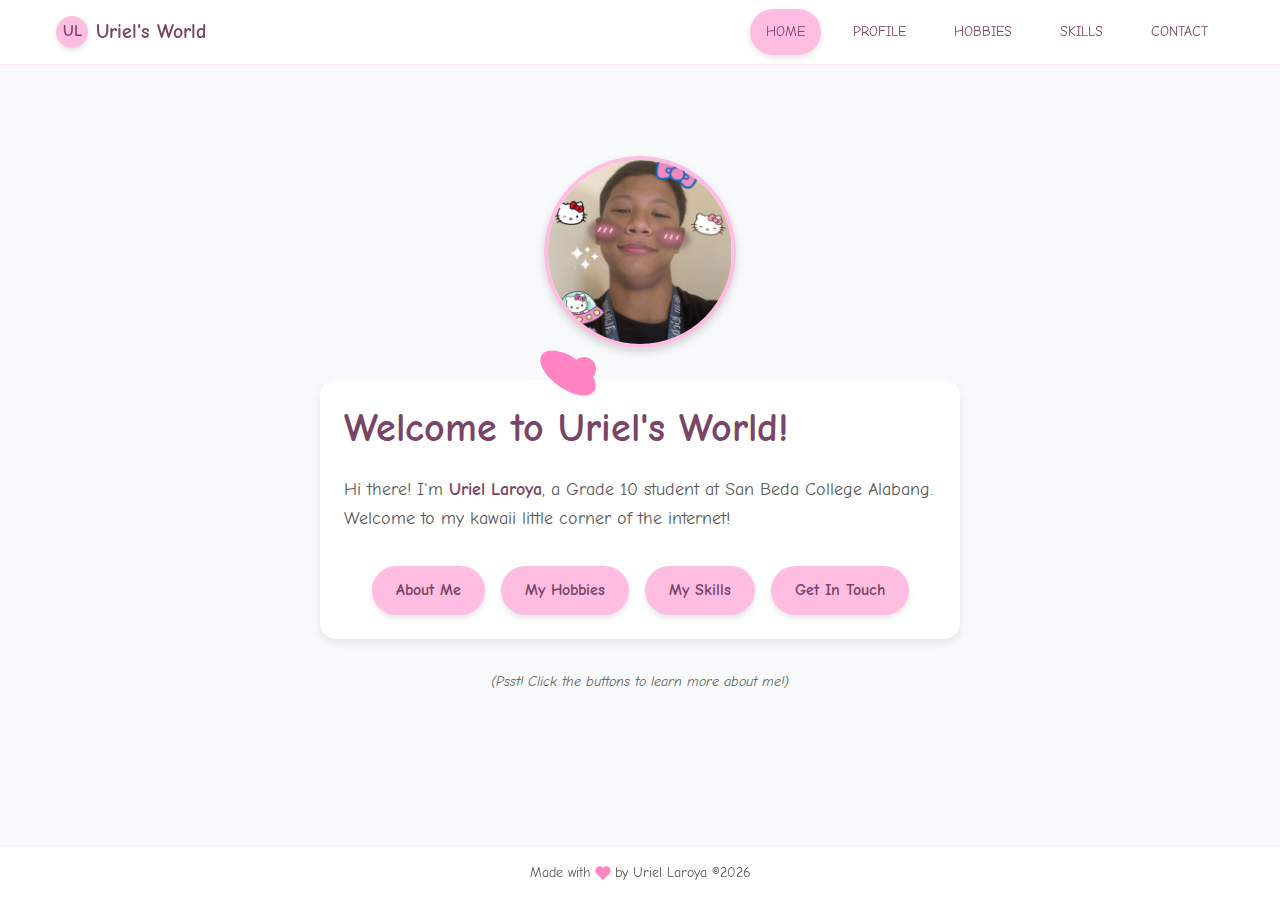
<file: index.html>
<!DOCTYPE html>
<html lang="en">
<head>
  <meta charset="UTF-8">
  <meta name="viewport" content="width=device-width, initial-scale=1.0">
  <title>Uriel's World</title>
  <link rel="stylesheet" href="styles.css">
  <link href="https://fonts.googleapis.com/css2?family=Comic+Neue:wght@400;700&display=swap" rel="stylesheet">
</head>
<body>
  <nav class="navbar">
    <div class="container">
      <div class="navbar-content">
        <a href="index.html" class="logo">
          <div class="logo-circle">
            <span>UL</span>
          </div>
          <span class="logo-text">Uriel's World</span>
        </a>
        
        <div class="menu-button">
          <button id="menuToggle">
            <svg xmlns="http://www.w3.org/2000/svg" width="24" height="24" viewBox="0 0 24 24" fill="none" stroke="currentColor" stroke-width="2" stroke-linecap="round" stroke-linejoin="round"><line x1="4" x2="20" y1="12" y2="12"/><line x1="4" x2="20" y1="6" y2="6"/><line x1="4" x2="20" y1="18" y2="18"/></svg>
          </button>
        </div>
        
        <div class="desktop-menu">
          <a href="index.html" class="nav-link active">HOME</a>
          <a href="profile.html" class="nav-link">PROFILE</a>
          <a href="hobbies.html" class="nav-link">HOBBIES</a>
          <a href="skills.html" class="nav-link">SKILLS</a>
          <a href="contact.html" class="nav-link">CONTACT</a>
        </div>
      </div>
    </div>
    
    <div id="mobileMenu" class="mobile-menu">
      <div class="mobile-menu-content">
        <a href="index.html" class="mobile-nav-link active">HOME</a>
        <a href="profile.html" class="mobile-nav-link">PROFILE</a>
        <a href="hobbies.html" class="mobile-nav-link">HOBBIES</a>
        <a href="skills.html" class="mobile-nav-link">SKILLS</a>
        <a href="contact.html" class="mobile-nav-link">CONTACT</a>
      </div>
    </div>
  </nav>

  <main class="container">
    <div class="home-content">
      <div class="profile-image-container">
        <img src="images/Yuri.PNG" alt="Uriel with Hello Kitty decorations" class="profile-image">
        <div class="kitty-bow"></div>
      </div>
      
      <div class="kitty-card welcome-card">
        <h1 class="welcome-title">Welcome to Uriel's World!</h1>
        <p class="welcome-text">
          Hi there! I'm <span class="highlight">Uriel Laroya</span>, a Grade 10 student at San Beda College Alabang.
          Welcome to my kawaii little corner of the internet!
        </p>
        <div class="button-group">
          <a href="profile.html" class="kitty-button">About Me</a>
          <a href="hobbies.html" class="kitty-button">My Hobbies</a>
          <a href="skills.html" class="kitty-button">My Skills</a>
          <a href="contact.html" class="kitty-button">Get In Touch</a>
        </div>
      </div>
      
      <div class="click-hint">
        (Psst! Click the buttons to learn more about me!)
      </div>
    </div>
  </main>

  <footer class="kitty-footer">
    <div class="container">
      <p class="footer-text">
        Made with 
        <svg xmlns="http://www.w3.org/2000/svg" width="16" height="16" viewBox="0 0 24 24" fill="currentColor" stroke="currentColor" stroke-width="2" stroke-linecap="round" stroke-linejoin="round" class="heart-icon"><path d="M20.84 4.61a5.5 5.5 0 0 0-7.78 0L12 5.67l-1.06-1.06a5.5 5.5 0 0 0-7.78 7.78l1.06 1.06L12 21.23l7.78-7.78 1.06-1.06a5.5 5.5 0 0 0 0-7.78z"></path></svg>
        by Uriel Laroya &copy; <span id="currentYear"></span>
      </p>
    </div>
  </footer>

  <script>
    // Mobile menu toggle
    document.getElementById('menuToggle').addEventListener('click', function() {
      const mobileMenu = document.getElementById('mobileMenu');
      mobileMenu.classList.toggle('open');
    });

    // Set current year
    document.getElementById('currentYear').textContent = new Date().getFullYear();
    
    // Fade in animation
    document.addEventListener('DOMContentLoaded', function() {
      setTimeout(function() {
        document.querySelector('.home-content').classList.add('loaded');
      }, 100);
    });
  </script>
</body>
</html>
</file>
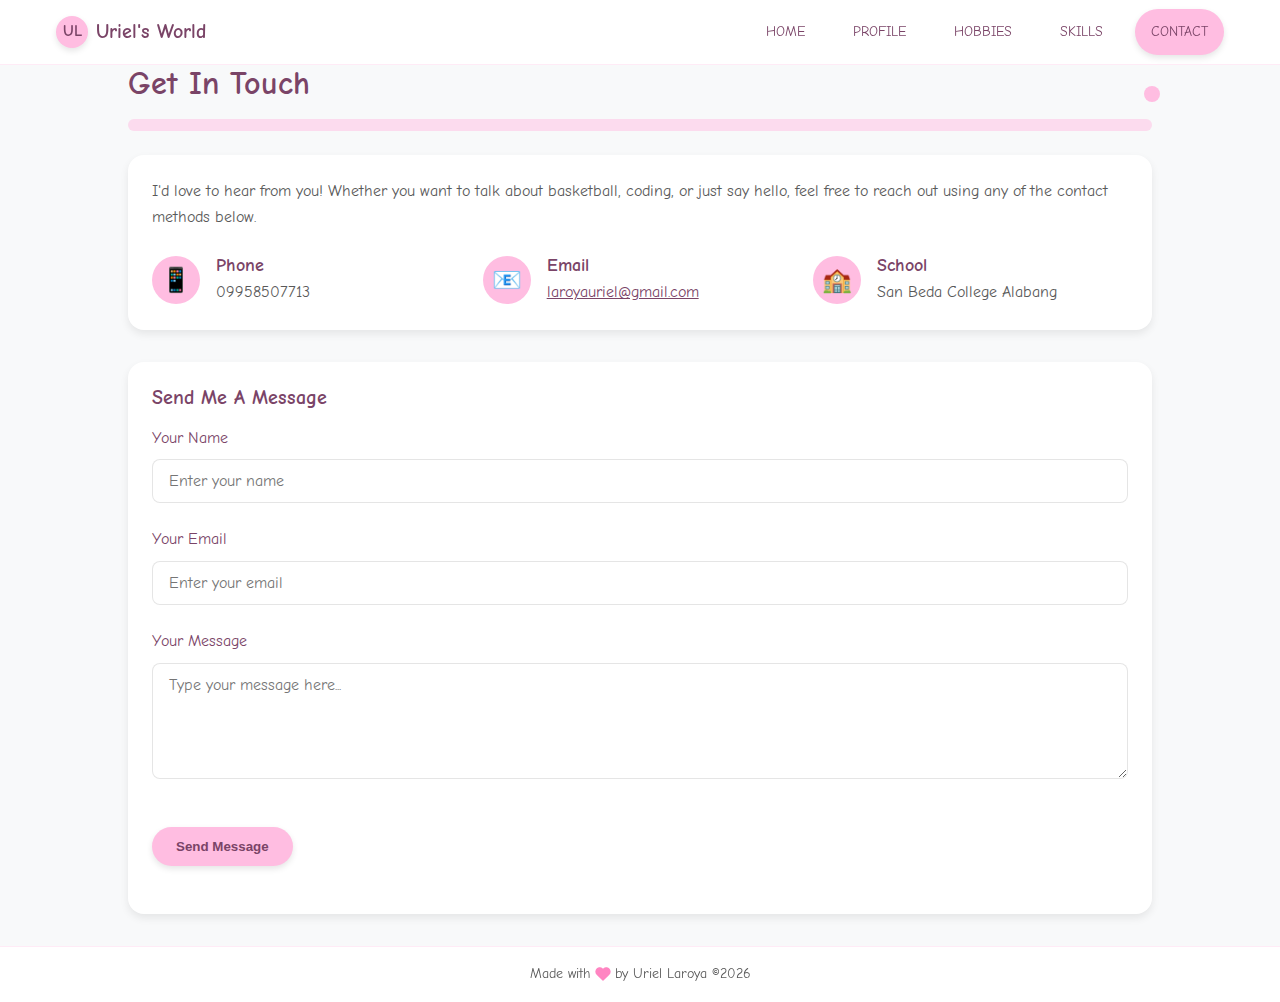
<file: contact.html>
<!DOCTYPE html>
<html lang="en">
<head>
  <meta charset="UTF-8">
  <meta name="viewport" content="width=device-width, initial-scale=1.0">
  <title>Contact - Uriel's World</title>
  <link rel="stylesheet" href="styles.css">
  <link href="https://fonts.googleapis.com/css2?family=Comic+Neue:wght@400;700&display=swap" rel="stylesheet">
</head>
<body>
  <nav class="navbar">
    <div class="container">
      <div class="navbar-content">
        <a href="index.html" class="logo">
          <div class="logo-circle">
            <span>UL</span>
          </div>
          <span class="logo-text">Uriel's World</span>
        </a>
        
        <div class="menu-button">
          <button id="menuToggle">
            <svg xmlns="http://www.w3.org/2000/svg" width="24" height="24" viewBox="0 0 24 24" fill="none" stroke="currentColor" stroke-width="2" stroke-linecap="round" stroke-linejoin="round"><line x1="4" x2="20" y1="12" y2="12"/><line x1="4" x2="20" y1="6" y2="6"/><line x1="4" x2="20" y1="18" y2="18"/></svg>
          </button>
        </div>
        
        <div class="desktop-menu">
          <a href="index.html" class="nav-link">HOME</a>
          <a href="profile.html" class="nav-link">PROFILE</a>
          <a href="hobbies.html" class="nav-link">HOBBIES</a>
          <a href="skills.html" class="nav-link">SKILLS</a>
          <a href="contact.html" class="nav-link active">CONTACT</a>
        </div>
      </div>
    </div>
    
    <div id="mobileMenu" class="mobile-menu">
      <div class="mobile-menu-content">
        <a href="index.html" class="mobile-nav-link">HOME</a>
        <a href="profile.html" class="mobile-nav-link">PROFILE</a>
        <a href="hobbies.html" class="mobile-nav-link">HOBBIES</a>
        <a href="skills.html" class="mobile-nav-link">SKILLS</a>
        <a href="contact.html" class="mobile-nav-link active">CONTACT</a>
      </div>
    </div>
  </nav>

  <main class="container">
    <div class="page-content">
      <div class="kitty-heading">
        <h2>Get In Touch</h2>
      </div>

      <div class="kitty-card contact-card">
        <div class="contact-intro">
          <p>
            I'd love to hear from you! Whether you want to talk about basketball, coding, or just say hello, 
            feel free to reach out using any of the contact methods below.
          </p>
        </div>

        <div class="contact-methods">
          <div class="contact-method">
            <div class="contact-icon">📱</div>
            <div class="contact-details">
              <h3 class="contact-type">Phone</h3>
              <p class="contact-value">09958507713</p>
            </div>
          </div>

          <div class="contact-method">
            <div class="contact-icon">📧</div>
            <div class="contact-details">
              <h3 class="contact-type">Email</h3>
              <p class="contact-value">
                <a href="mailto:laroyauriel@gmail.com" class="contact-link">laroyauriel@gmail.com</a>
              </p>
            </div>
          </div>

          <div class="contact-method">
            <div class="contact-icon">🏫</div>
            <div class="contact-details">
              <h3 class="contact-type">School</h3>
              <p class="contact-value">San Beda College Alabang</p>
            </div>
          </div>
        </div>
      </div>

      <div class="kitty-card message-card">
        <h3 class="section-title">Send Me A Message</h3>
        <form id="contactForm" class="contact-form">
          <div class="form-group">
            <label for="name">Your Name</label>
            <input type="text" id="name" name="name" placeholder="Enter your name" required>
          </div>
          
          <div class="form-group">
            <label for="email">Your Email</label>
            <input type="email" id="email" name="email" placeholder="Enter your email" required>
          </div>
          
          <div class="form-group">
            <label for="message">Your Message</label>
            <textarea id="message" name="message" rows="5" placeholder="Type your message here..." required></textarea>
          </div>
          
          <button type="submit" class="kitty-button submit-button">Send Message</button>
        </form>
        <div id="formStatus" class="form-status"></div>
      </div>
    </div>
  </main>

  <footer class="kitty-footer">
    <div class="container">
      <p class="footer-text">
        Made with 
        <svg xmlns="http://www.w3.org/2000/svg" width="16" height="16" viewBox="0 0 24 24" fill="currentColor" stroke="currentColor" stroke-width="2" stroke-linecap="round" stroke-linejoin="round" class="heart-icon"><path d="M20.84 4.61a5.5 5.5 0 0 0-7.78 0L12 5.67l-1.06-1.06a5.5 5.5 0 0 0-7.78 7.78l1.06 1.06L12 21.23l7.78-7.78 1.06-1.06a5.5 5.5 0 0 0 0-7.78z"></path></svg>
        by Uriel Laroya &copy; <span id="currentYear"></span>
      </p>
    </div>
  </footer>

  <script>
    // Mobile menu toggle
    document.getElementById('menuToggle').addEventListener('click', function() {
      const mobileMenu = document.getElementById('mobileMenu');
      mobileMenu.classList.toggle('open');
    });

    // Set current year
    document.getElementById('currentYear').textContent = new Date().getFullYear();
    
    // Form handling (simulated since it's a static site)
    document.getElementById('contactForm').addEventListener('submit', function(event) {
      event.preventDefault();
      
      const formStatus = document.getElementById('formStatus');
      formStatus.innerHTML = '<div class="success-message">Thank you for your message! I\'ll get back to you soon.</div>';
      
      // Reset form
      event.target.reset();
      
      // Clear success message after 5 seconds
      setTimeout(function() {
        formStatus.innerHTML = '';
      }, 5000);
    });
  </script>
</body>
</html>
</file>
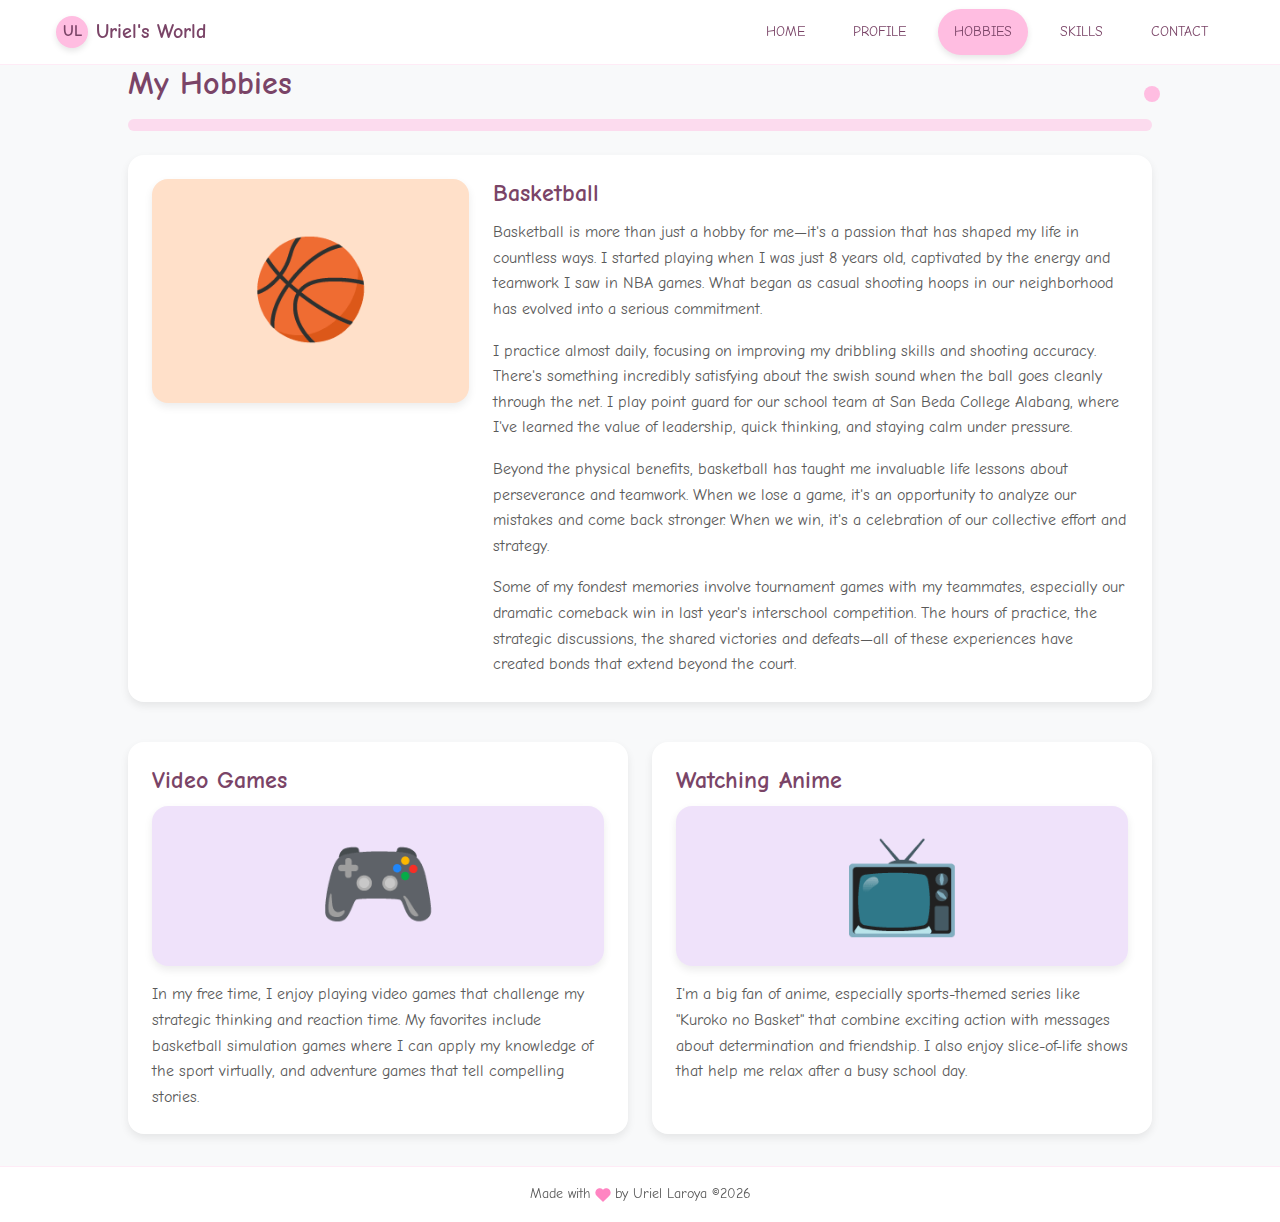
<file: hobbies.html>
<!DOCTYPE html>
<html lang="en">
<head>
  <meta charset="UTF-8">
  <meta name="viewport" content="width=device-width, initial-scale=1.0">
  <title>Hobbies - Uriel's World</title>
  <link rel="stylesheet" href="styles.css">
  <link href="https://fonts.googleapis.com/css2?family=Comic+Neue:wght@400;700&display=swap" rel="stylesheet">
</head>
<body>
  <nav class="navbar">
    <div class="container">
      <div class="navbar-content">
        <a href="index.html" class="logo">
          <div class="logo-circle">
            <span>UL</span>
          </div>
          <span class="logo-text">Uriel's World</span>
        </a>
        
        <div class="menu-button">
          <button id="menuToggle">
            <svg xmlns="http://www.w3.org/2000/svg" width="24" height="24" viewBox="0 0 24 24" fill="none" stroke="currentColor" stroke-width="2" stroke-linecap="round" stroke-linejoin="round"><line x1="4" x2="20" y1="12" y2="12"/><line x1="4" x2="20" y1="6" y2="6"/><line x1="4" x2="20" y1="18" y2="18"/></svg>
          </button>
        </div>
        
        <div class="desktop-menu">
          <a href="index.html" class="nav-link">HOME</a>
          <a href="profile.html" class="nav-link">PROFILE</a>
          <a href="hobbies.html" class="nav-link active">HOBBIES</a>
          <a href="skills.html" class="nav-link">SKILLS</a>
          <a href="contact.html" class="nav-link">CONTACT</a>
        </div>
      </div>
    </div>
    
    <div id="mobileMenu" class="mobile-menu">
      <div class="mobile-menu-content">
        <a href="index.html" class="mobile-nav-link">HOME</a>
        <a href="profile.html" class="mobile-nav-link">PROFILE</a>
        <a href="hobbies.html" class="mobile-nav-link active">HOBBIES</a>
        <a href="skills.html" class="mobile-nav-link">SKILLS</a>
        <a href="contact.html" class="mobile-nav-link">CONTACT</a>
      </div>
    </div>
  </nav>

  <main class="container">
    <div class="page-content">
      <div class="kitty-heading">
        <h2>My Hobbies</h2>
      </div>

      <div class="kitty-card hobby-feature">
        <div class="hobby-content">
          <div class="hobby-image">
            <div class="hobby-icon-container">
              <span class="hobby-icon">🏀</span>
            </div>
          </div>
          <div class="hobby-description">
            <h3 class="hobby-title">Basketball</h3>
            <p class="hobby-text">
              Basketball is more than just a hobby for me—it's a passion that has shaped my life in countless ways. 
              I started playing when I was just 8 years old, captivated by the energy and teamwork I saw in NBA games. 
              What began as casual shooting hoops in our neighborhood has evolved into a serious commitment.
            </p>
            <p class="hobby-text">
              I practice almost daily, focusing on improving my dribbling skills and shooting accuracy. 
              There's something incredibly satisfying about the swish sound when the ball goes cleanly through the net. 
              I play point guard for our school team at San Beda College Alabang, where I've learned the value of 
              leadership, quick thinking, and staying calm under pressure.
            </p>
            <p class="hobby-text">
              Beyond the physical benefits, basketball has taught me invaluable life lessons about perseverance and teamwork. 
              When we lose a game, it's an opportunity to analyze our mistakes and come back stronger. 
              When we win, it's a celebration of our collective effort and strategy.
            </p>
            <p class="hobby-text">
              Some of my fondest memories involve tournament games with my teammates, especially our dramatic comeback win 
              in last year's interschool competition. The hours of practice, the strategic discussions, the shared 
              victories and defeats—all of these experiences have created bonds that extend beyond the court.
            </p>
          </div>
        </div>
      </div>

      <div class="hobby-grid">
        <div class="kitty-card">
          <h3 class="hobby-title">Video Games</h3>
          <div class="hobby-icon-container small">
            <span class="hobby-icon">🎮</span>
          </div>
          <p class="hobby-text">
            In my free time, I enjoy playing video games that challenge my strategic thinking and reaction time. 
            My favorites include basketball simulation games where I can apply my knowledge of the sport virtually, 
            and adventure games that tell compelling stories.
          </p>
        </div>

        <div class="kitty-card">
          <h3 class="hobby-title">Watching Anime</h3>
          <div class="hobby-icon-container small">
            <span class="hobby-icon">📺</span>
          </div>
          <p class="hobby-text">
            I'm a big fan of anime, especially sports-themed series like "Kuroko no Basket" that combine exciting action 
            with messages about determination and friendship. I also enjoy slice-of-life shows that help me relax after a 
            busy school day.
          </p>
        </div>
      </div>
    </div>
  </main>

  <footer class="kitty-footer">
    <div class="container">
      <p class="footer-text">
        Made with 
        <svg xmlns="http://www.w3.org/2000/svg" width="16" height="16" viewBox="0 0 24 24" fill="currentColor" stroke="currentColor" stroke-width="2" stroke-linecap="round" stroke-linejoin="round" class="heart-icon"><path d="M20.84 4.61a5.5 5.5 0 0 0-7.78 0L12 5.67l-1.06-1.06a5.5 5.5 0 0 0-7.78 7.78l1.06 1.06L12 21.23l7.78-7.78 1.06-1.06a5.5 5.5 0 0 0 0-7.78z"></path></svg>
        by Uriel Laroya &copy; <span id="currentYear"></span>
      </p>
    </div>
  </footer>

  <script>
    // Mobile menu toggle
    document.getElementById('menuToggle').addEventListener('click', function() {
      const mobileMenu = document.getElementById('mobileMenu');
      mobileMenu.classList.toggle('open');
    });

    // Set current year
    document.getElementById('currentYear').textContent = new Date().getFullYear();
  </script>
</body>
</html>
</file>
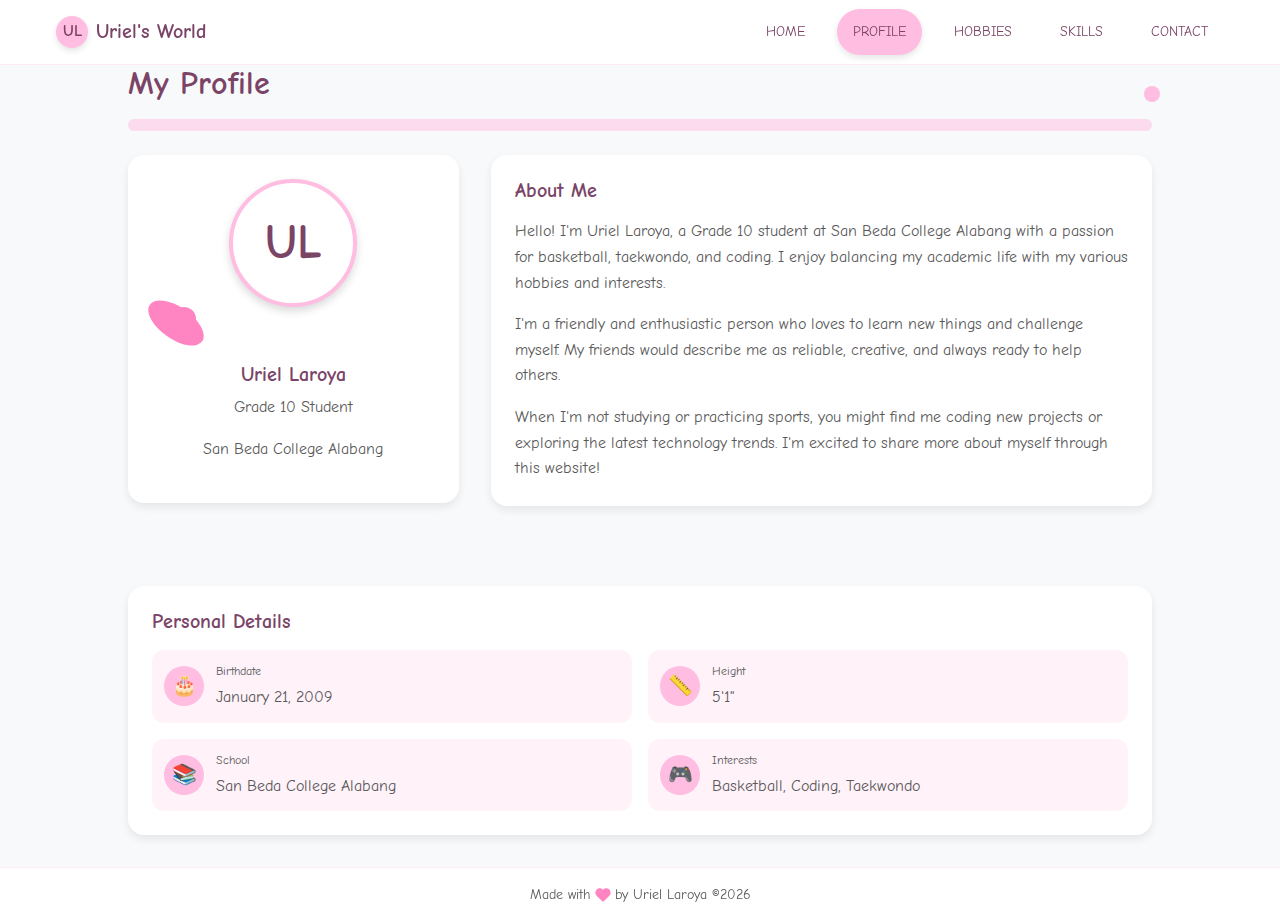
<file: profile.html>
<!DOCTYPE html>
<html lang="en">
<head>
  <meta charset="UTF-8">
  <meta name="viewport" content="width=device-width, initial-scale=1.0">
  <title>Profile - Uriel's World</title>
  <link rel="stylesheet" href="styles.css">
  <link href="https://fonts.googleapis.com/css2?family=Comic+Neue:wght@400;700&display=swap" rel="stylesheet">
</head>
<body>
  <nav class="navbar">
    <div class="container">
      <div class="navbar-content">
        <a href="index.html" class="logo">
          <div class="logo-circle">
            <span>UL</span>
          </div>
          <span class="logo-text">Uriel's World</span>
        </a>
        
        <div class="menu-button">
          <button id="menuToggle">
            <svg xmlns="http://www.w3.org/2000/svg" width="24" height="24" viewBox="0 0 24 24" fill="none" stroke="currentColor" stroke-width="2" stroke-linecap="round" stroke-linejoin="round"><line x1="4" x2="20" y1="12" y2="12"/><line x1="4" x2="20" y1="6" y2="6"/><line x1="4" x2="20" y1="18" y2="18"/></svg>
          </button>
        </div>
        
        <div class="desktop-menu">
          <a href="index.html" class="nav-link">HOME</a>
          <a href="profile.html" class="nav-link active">PROFILE</a>
          <a href="hobbies.html" class="nav-link">HOBBIES</a>
          <a href="skills.html" class="nav-link">SKILLS</a>
          <a href="contact.html" class="nav-link">CONTACT</a>
        </div>
      </div>
    </div>
    
    <div id="mobileMenu" class="mobile-menu">
      <div class="mobile-menu-content">
        <a href="index.html" class="mobile-nav-link">HOME</a>
        <a href="profile.html" class="mobile-nav-link active">PROFILE</a>
        <a href="hobbies.html" class="mobile-nav-link">HOBBIES</a>
        <a href="skills.html" class="mobile-nav-link">SKILLS</a>
        <a href="contact.html" class="mobile-nav-link">CONTACT</a>
      </div>
    </div>
  </nav>

  <main class="container">
    <div class="page-content">
      <div class="kitty-heading">
        <h2>My Profile</h2>
      </div>

      <div class="profile-grid">
        <div class="profile-sidebar">
          <div class="kitty-card text-center">
            <div class="profile-avatar-container">
              <div class="profile-avatar">
                <div class="avatar-text">UL</div>
              </div>
              <div class="kitty-bow small-bow"></div>
            </div>
            <h3 class="profile-name">Uriel Laroya</h3>
            <p class="profile-role">Grade 10 Student</p>
            <p class="profile-school">San Beda College Alabang</p>
          </div>
        </div>

        <div class="profile-main">
          <div class="kitty-card">
            <h3 class="section-title">About Me</h3>
            <p class="profile-text">
              Hello! I'm Uriel Laroya, a Grade 10 student at San Beda College Alabang with a passion for basketball, 
              taekwondo, and coding. I enjoy balancing my academic life with my various hobbies and interests.
            </p>
            <p class="profile-text">
              I'm a friendly and enthusiastic person who loves to learn new things and challenge myself. 
              My friends would describe me as reliable, creative, and always ready to help others.
            </p>
            <p class="profile-text">
              When I'm not studying or practicing sports, you might find me coding new projects or 
              exploring the latest technology trends. I'm excited to share more about myself through this website!
            </p>
          </div>
        </div>
      </div>

      <div class="kitty-card">
        <h3 class="section-title">Personal Details</h3>
        <div class="personal-details-grid">
          <div class="detail-item">
            <div class="detail-icon">🎂</div>
            <div class="detail-content">
              <p class="detail-label">Birthdate</p>
              <p class="detail-value">January 21, 2009</p>
            </div>
          </div>
          <div class="detail-item">
            <div class="detail-icon">📏</div>
            <div class="detail-content">
              <p class="detail-label">Height</p>
              <p class="detail-value">5'1"</p>
            </div>
          </div>
          <div class="detail-item">
            <div class="detail-icon">📚</div>
            <div class="detail-content">
              <p class="detail-label">School</p>
              <p class="detail-value">San Beda College Alabang</p>
            </div>
          </div>
          <div class="detail-item">
            <div class="detail-icon">🎮</div>
            <div class="detail-content">
              <p class="detail-label">Interests</p>
              <p class="detail-value">Basketball, Coding, Taekwondo</p>
            </div>
          </div>
        </div>
      </div>
    </div>
  </main>

  <footer class="kitty-footer">
    <div class="container">
      <p class="footer-text">
        Made with 
        <svg xmlns="http://www.w3.org/2000/svg" width="16" height="16" viewBox="0 0 24 24" fill="currentColor" stroke="currentColor" stroke-width="2" stroke-linecap="round" stroke-linejoin="round" class="heart-icon"><path d="M20.84 4.61a5.5 5.5 0 0 0-7.78 0L12 5.67l-1.06-1.06a5.5 5.5 0 0 0-7.78 7.78l1.06 1.06L12 21.23l7.78-7.78 1.06-1.06a5.5 5.5 0 0 0 0-7.78z"></path></svg>
        by Uriel Laroya &copy; <span id="currentYear"></span>
      </p>
    </div>
  </footer>

  <script>
    // Mobile menu toggle
    document.getElementById('menuToggle').addEventListener('click', function() {
      const mobileMenu = document.getElementById('mobileMenu');
      mobileMenu.classList.toggle('open');
    });

    // Set current year
    document.getElementById('currentYear').textContent = new Date().getFullYear();
  </script>
</body>
</html>
</file>
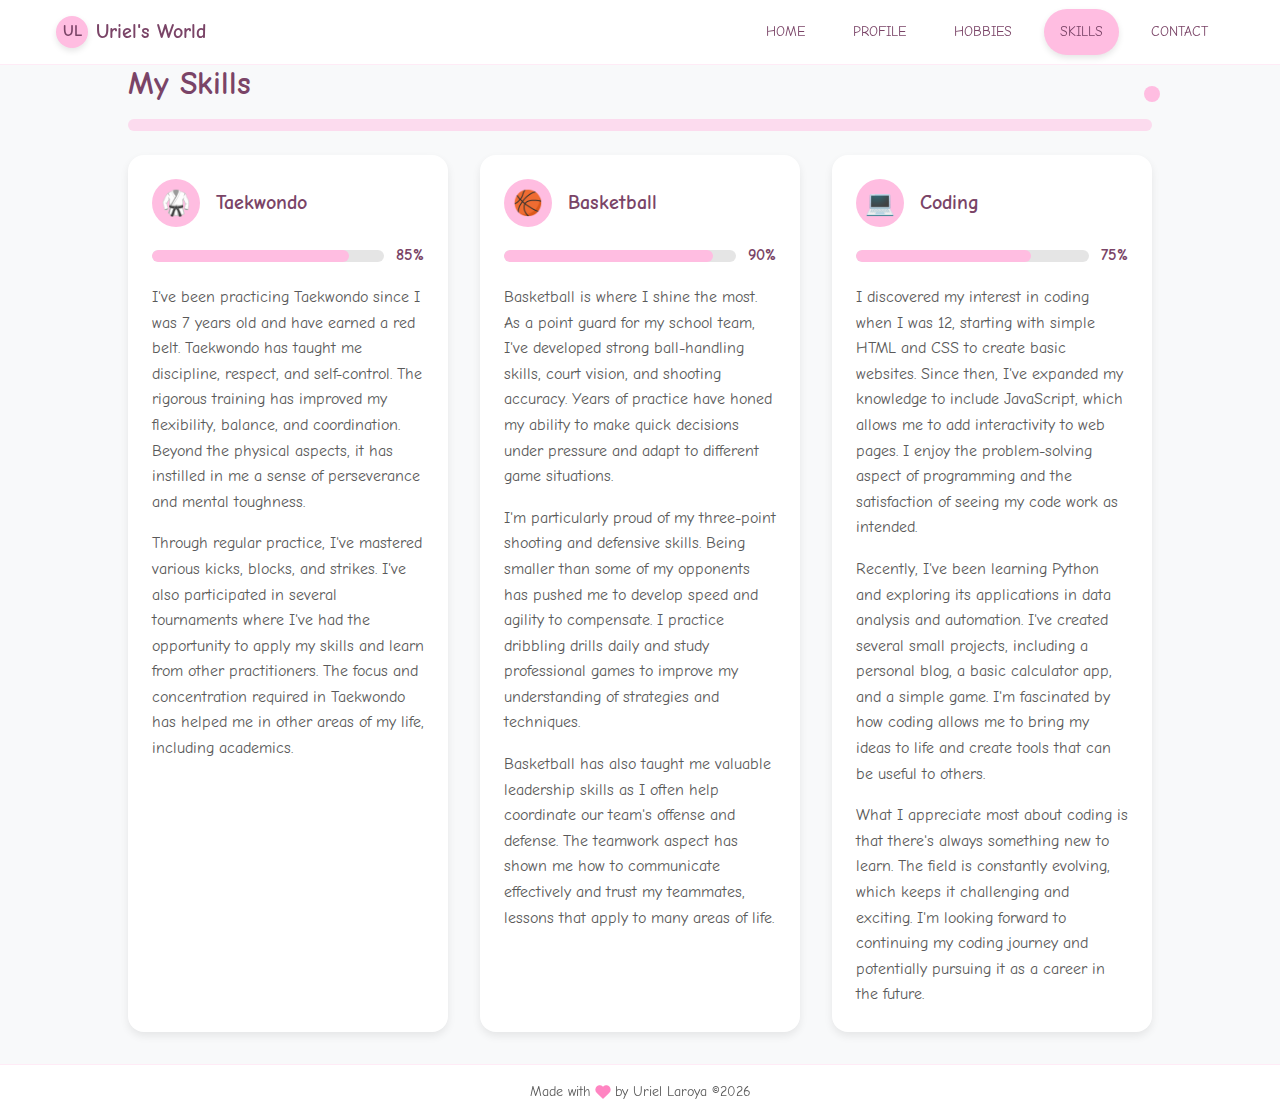
<file: skills.html>
<!DOCTYPE html>
<html lang="en">
<head>
  <meta charset="UTF-8">
  <meta name="viewport" content="width=device-width, initial-scale=1.0">
  <title>Skills - Uriel's World</title>
  <link rel="stylesheet" href="styles.css">
  <link href="https://fonts.googleapis.com/css2?family=Comic+Neue:wght@400;700&display=swap" rel="stylesheet">
</head>
<body>
  <nav class="navbar">
    <div class="container">
      <div class="navbar-content">
        <a href="index.html" class="logo">
          <div class="logo-circle">
            <span>UL</span>
          </div>
          <span class="logo-text">Uriel's World</span>
        </a>
        
        <div class="menu-button">
          <button id="menuToggle">
            <svg xmlns="http://www.w3.org/2000/svg" width="24" height="24" viewBox="0 0 24 24" fill="none" stroke="currentColor" stroke-width="2" stroke-linecap="round" stroke-linejoin="round"><line x1="4" x2="20" y1="12" y2="12"/><line x1="4" x2="20" y1="6" y2="6"/><line x1="4" x2="20" y1="18" y2="18"/></svg>
          </button>
        </div>
        
        <div class="desktop-menu">
          <a href="index.html" class="nav-link">HOME</a>
          <a href="profile.html" class="nav-link">PROFILE</a>
          <a href="hobbies.html" class="nav-link">HOBBIES</a>
          <a href="skills.html" class="nav-link active">SKILLS</a>
          <a href="contact.html" class="nav-link">CONTACT</a>
        </div>
      </div>
    </div>
    
    <div id="mobileMenu" class="mobile-menu">
      <div class="mobile-menu-content">
        <a href="index.html" class="mobile-nav-link">HOME</a>
        <a href="profile.html" class="mobile-nav-link">PROFILE</a>
        <a href="hobbies.html" class="mobile-nav-link">HOBBIES</a>
        <a href="skills.html" class="mobile-nav-link active">SKILLS</a>
        <a href="contact.html" class="mobile-nav-link">CONTACT</a>
      </div>
    </div>
  </nav>

  <main class="container">
    <div class="page-content">
      <div class="kitty-heading">
        <h2>My Skills</h2>
      </div>

      <div class="skills-container">
        <div class="kitty-card skill-card">
          <div class="skill-header">
            <div class="skill-icon-container">
              <span class="skill-icon">🥋</span>
            </div>
            <h3 class="skill-title">Taekwondo</h3>
          </div>
          <div class="skill-level">
            <div class="skill-bar">
              <div class="skill-progress" style="width: 85%;"></div>
            </div>
            <span class="skill-percentage">85%</span>
          </div>
          <p class="skill-description">
            I've been practicing Taekwondo since I was 7 years old and have earned a red belt. Taekwondo has taught me discipline, 
            respect, and self-control. The rigorous training has improved my flexibility, balance, and coordination. 
            Beyond the physical aspects, it has instilled in me a sense of perseverance and mental toughness.
          </p>
          <p class="skill-description">
            Through regular practice, I've mastered various kicks, blocks, and strikes. I've also participated in several 
            tournaments where I've had the opportunity to apply my skills and learn from other practitioners. The focus and 
            concentration required in Taekwondo has helped me in other areas of my life, including academics.
          </p>
        </div>

        <div class="kitty-card skill-card">
          <div class="skill-header">
            <div class="skill-icon-container">
              <span class="skill-icon">🏀</span>
            </div>
            <h3 class="skill-title">Basketball</h3>
          </div>
          <div class="skill-level">
            <div class="skill-bar">
              <div class="skill-progress" style="width: 90%;"></div>
            </div>
            <span class="skill-percentage">90%</span>
          </div>
          <p class="skill-description">
            Basketball is where I shine the most. As a point guard for my school team, I've developed strong ball-handling skills, 
            court vision, and shooting accuracy. Years of practice have honed my ability to make quick decisions under pressure 
            and adapt to different game situations.
          </p>
          <p class="skill-description">
            I'm particularly proud of my three-point shooting and defensive skills. Being smaller than some of my opponents has 
            pushed me to develop speed and agility to compensate. I practice dribbling drills daily and study professional games 
            to improve my understanding of strategies and techniques.
          </p>
          <p class="skill-description">
            Basketball has also taught me valuable leadership skills as I often help coordinate our team's offense and defense. 
            The teamwork aspect has shown me how to communicate effectively and trust my teammates, lessons that apply to many 
            areas of life.
          </p>
        </div>

        <div class="kitty-card skill-card">
          <div class="skill-header">
            <div class="skill-icon-container">
              <span class="skill-icon">💻</span>
            </div>
            <h3 class="skill-title">Coding</h3>
          </div>
          <div class="skill-level">
            <div class="skill-bar">
              <div class="skill-progress" style="width: 75%;"></div>
            </div>
            <span class="skill-percentage">75%</span>
          </div>
          <p class="skill-description">
            I discovered my interest in coding when I was 12, starting with simple HTML and CSS to create basic websites. Since then, 
            I've expanded my knowledge to include JavaScript, which allows me to add interactivity to web pages. I enjoy the 
            problem-solving aspect of programming and the satisfaction of seeing my code work as intended.
          </p>
          <p class="skill-description">
            Recently, I've been learning Python and exploring its applications in data analysis and automation. I've created several 
            small projects, including a personal blog, a basic calculator app, and a simple game. I'm fascinated by how coding allows 
            me to bring my ideas to life and create tools that can be useful to others.
          </p>
          <p class="skill-description">
            What I appreciate most about coding is that there's always something new to learn. The field is constantly evolving, which 
            keeps it challenging and exciting. I'm looking forward to continuing my coding journey and potentially pursuing it as a 
            career in the future.
          </p>
        </div>
      </div>
    </div>
  </main>

  <footer class="kitty-footer">
    <div class="container">
      <p class="footer-text">
        Made with 
        <svg xmlns="http://www.w3.org/2000/svg" width="16" height="16" viewBox="0 0 24 24" fill="currentColor" stroke="currentColor" stroke-width="2" stroke-linecap="round" stroke-linejoin="round" class="heart-icon"><path d="M20.84 4.61a5.5 5.5 0 0 0-7.78 0L12 5.67l-1.06-1.06a5.5 5.5 0 0 0-7.78 7.78l1.06 1.06L12 21.23l7.78-7.78 1.06-1.06a5.5 5.5 0 0 0 0-7.78z"></path></svg>
        by Uriel Laroya &copy; <span id="currentYear"></span>
      </p>
    </div>
  </footer>

  <script>
    // Mobile menu toggle
    document.getElementById('menuToggle').addEventListener('click', function() {
      const mobileMenu = document.getElementById('mobileMenu');
      mobileMenu.classList.toggle('open');
    });

    // Set current year
    document.getElementById('currentYear').textContent = new Date().getFullYear();
  </script>
</body>
</html>
</file>
<file: styles.css>
/* Base Styles */
:root {
  --kitty-pink: #ffbde1;
  --kitty-pink-dark: #ff85c2;
  --kitty-peach: #ffe0c9;
  --kitty-purple: #dfc5f6;
  --kitty-gray: #f8f9fa;
  --text-primary: #7a4467;
  --text-secondary: #595959;
}

* {
  box-sizing: border-box;
  margin: 0;
  padding: 0;
}

body {
  font-family: 'Comic Neue', -apple-system, BlinkMacSystemFont, 'Segoe UI', Roboto, sans-serif;
  line-height: 1.6;
  color: var(--text-secondary);
  background-color: var(--kitty-gray);
  min-height: 100vh;
  display: flex;
  flex-direction: column;
}

.container {
  width: 100%;
  max-width: 1200px;
  margin: 0 auto;
  padding: 0 1rem;
}

main {
  flex: 1;
  padding: 2rem 0;
}

/* Typography */
h1, h2, h3, h4, h5, h6 {
  color: var(--text-primary);
  font-weight: 700;
  line-height: 1.2;
}

h1 {
  font-size: 2.5rem;
  margin-bottom: 1.5rem;
}

h2 {
  font-size: 2rem;
  margin-bottom: 1.25rem;
}

h3 {
  font-size: 1.5rem;
  margin-bottom: 1rem;
}

p {
  margin-bottom: 1rem;
}

a {
  color: var(--text-primary);
  text-decoration: none;
  transition: color 0.3s ease;
}

a:hover {
  color: var(--kitty-pink-dark);
}

/* Navbar */
.navbar {
  background-color: rgba(255, 255, 255, 0.9);
  backdrop-filter: blur(5px);
  border-bottom: 1px solid rgba(255, 189, 225, 0.3);
  position: sticky;
  top: 0;
  z-index: 50;
}

.navbar-content {
  display: flex;
  justify-content: space-between;
  align-items: center;
  height: 4rem;
}

.logo {
  display: flex;
  align-items: center;
  gap: 0.5rem;
}

.logo-circle {
  width: 2rem;
  height: 2rem;
  background-color: var(--kitty-pink);
  border-radius: 50%;
  display: flex;
  align-items: center;
  justify-content: center;
  box-shadow: 0 3px 6px rgba(0, 0, 0, 0.1);
}

.logo-circle span {
  color: var(--text-primary);
  font-weight: bold;
}

.logo-text {
  font-size: 1.25rem;
  font-weight: bold;
  color: var(--text-primary);
}

.menu-button {
  display: block;
}

.menu-button button {
  color: var(--text-primary);
  background: none;
  border: none;
  cursor: pointer;
  padding: 0.5rem;
}

.menu-button button:hover {
  color: var(--kitty-pink-dark);
}

.desktop-menu {
  display: none;
}

.nav-link {
  padding: 0.75rem 1rem;
  border-radius: 9999px;
  font-size: 0.875rem;
  font-weight: 500;
  transition: all 0.3s ease;
}

.nav-link.active {
  background-color: var(--kitty-pink);
  color: var(--text-primary);
  box-shadow: 0 3px 6px rgba(0, 0, 0, 0.1);
}

.nav-link:hover:not(.active) {
  background-color: rgba(255, 189, 225, 0.5);
  color: var(--text-primary);
}

.mobile-menu {
  display: none;
  background-color: rgba(255, 255, 255, 0.95);
  backdrop-filter: blur(5px);
  border-top: 1px solid rgba(255, 189, 225, 0.3);
}

.mobile-menu.open {
  display: block;
}

.mobile-menu-content {
  padding: 1rem;
  display: flex;
  flex-direction: column;
  gap: 0.5rem;
}

.mobile-nav-link {
  padding: 0.75rem;
  border-radius: 9999px;
  text-align: center;
  font-size: 0.875rem;
  font-weight: 500;
  transition: all 0.3s ease;
}

.mobile-nav-link.active {
  background-color: var(--kitty-pink);
  color: var(--text-primary);
  box-shadow: 0 3px 6px rgba(0, 0, 0, 0.1);
}

.mobile-nav-link:hover:not(.active) {
  background-color: rgba(255, 189, 225, 0.5);
  color: var(--text-primary);
}

/* Kitty Card */
.kitty-card {
  background-color: white;
  border-radius: 1rem;
  padding: 1.5rem;
  box-shadow: 0 4px 8px rgba(0, 0, 0, 0.08);
  margin-bottom: 2rem;
}

/* Kitty Button */
.kitty-button {
  display: inline-block;
  background-color: var(--kitty-pink);
  color: var(--text-primary);
  font-weight: 600;
  padding: 0.75rem 1.5rem;
  border-radius: 9999px;
  border: none;
  cursor: pointer;
  transition: all 0.3s ease;
  box-shadow: 0 3px 6px rgba(0, 0, 0, 0.1);
}

.kitty-button:hover {
  background-color: var(--kitty-pink-dark);
  transform: translateY(-2px);
  box-shadow: 0 4px 8px rgba(0, 0, 0, 0.15);
}

/* Kitty Bow */
.kitty-bow {
  position: relative;
  width: 5rem;
  height: 2.5rem;
}

.kitty-bow::before,
.kitty-bow::after {
  content: "";
  position: absolute;
  width: 4rem;
  height: 2rem;
  background-color: var(--kitty-pink-dark);
  border-radius: 50%;
}

.kitty-bow::before {
  transform: rotate(35deg);
  left: -0.5rem;
}

.kitty-bow::after {
  transform: rotate(-35deg);
  right: -0.5rem;
}

.kitty-bow::before,
.kitty-bow::after {
  content: "";
  position: absolute;
}

.kitty-bow::before {
  width: 4rem;
  height: 2rem;
  background-color: var(--kitty-pink-dark);
  border-radius: 50%;
  transform: rotate(35deg);
  left: -0.5rem;
}

.kitty-bow::after {
  width: 4rem;
  height: 2rem;
  background-color: var(--kitty-pink-dark);
  border-radius: 50%;
  transform: rotate(-35deg);
  right: -0.5rem;
}

.kitty-bow::after {
  content: "";
  position: absolute;
  width: 1.5rem;
  height: 1.5rem;
  background-color: var(--kitty-pink-dark);
  border-radius: 50%;
  left: 50%;
  transform: translateX(-50%);
}

.small-bow {
  width: 4rem;
  height: 2rem;
}

/* Kitty Heading */
.kitty-heading {
  position: relative;
  margin-bottom: 2rem;
}

.kitty-heading h2 {
  display: inline-block;
  position: relative;
  z-index: 10;
}

.kitty-heading::after {
  content: "";
  position: absolute;
  bottom: -0.5rem;
  left: 0;
  width: 100%;
  height: 0.75rem;
  background-color: rgba(255, 189, 225, 0.5);
  border-radius: 9999px;
  z-index: -1;
}

.kitty-heading::before {
  content: "";
  position: absolute;
  top: 50%;
  right: -0.5rem;
  transform: translateY(-50%);
  width: 1rem;
  height: 1rem;
  background-color: var(--kitty-pink);
  border-radius: 50%;
  display: none;
}

/* Footer */
.kitty-footer {
  background-color: rgba(255, 255, 255, 0.9);
  backdrop-filter: blur(5px);
  border-top: 1px solid rgba(255, 189, 225, 0.3);
  padding: 1rem 0;
}

.footer-text {
  font-size: 0.875rem;
  color: var(--text-secondary);
  text-align: center;
  margin: 0;
  display: flex;
  align-items: center;
  justify-content: center;
}

.heart-icon {
  color: var(--kitty-pink-dark);
  margin: 0 0.25rem;
  animation: pulse 2s infinite;
}

@keyframes pulse {
  0% {
    transform: scale(1);
  }
  50% {
    transform: scale(1.2);
  }
  100% {
    transform: scale(1);
  }
}

/* Home Page */
.home-content {
  min-height: 80vh;
  display: flex;
  flex-direction: column;
  align-items: center;
  justify-content: center;
  opacity: 0;
  transition: opacity 1s ease;
}

.home-content.loaded {
  opacity: 1;
}

.profile-image-container {
  position: relative;
  width: 12rem;
  height: 12rem;
  margin: 0 auto 2rem;
}

.profile-image {
  width: 12rem;
  height: 12rem;
  object-fit: cover;
  border-radius: 50%;
  border: 0.25rem solid var(--kitty-pink);
  box-shadow: 0 4px 8px rgba(0, 0, 0, 0.15);
}

.welcome-card {
  margin-bottom: 2rem;
  max-width: 40rem;
  margin-left: auto;
  margin-right: auto;
}

.welcome-title {
  font-size: 2.5rem;
  color: var(--text-primary);
  margin-bottom: 1.5rem;
}

.welcome-text {
  font-size: 1.125rem;
  margin-bottom: 2rem;
}

.highlight {
  font-weight: bold;
  color: var(--text-primary);
}

.button-group {
  display: flex;
  flex-wrap: wrap;
  gap: 1rem;
  justify-content: center;
}

.click-hint {
  font-size: 0.875rem;
  color: var(--text-secondary);
  font-style: italic;
  animation: fade 2s infinite;
}

@keyframes fade {
  0%, 100% {
    opacity: 0.5;
  }
  50% {
    opacity: 1;
  }
}

/* Profile Page */
.page-content {
  max-width: 64rem;
  margin: 0 auto;
}

.profile-grid {
  display: grid;
  grid-template-columns: 1fr;
  gap: 2rem;
  margin-bottom: 3rem;
}

.profile-avatar-container {
  position: relative;
  margin-bottom: 1.5rem;
}

.profile-avatar {
  width: 8rem;
  height: 8rem;
  background-color: white;
  border-radius: 50%;
  border: 0.25rem solid var(--kitty-pink);
  display: flex;
  align-items: center;
  justify-content: center;
  margin: 0 auto;
  box-shadow: 0 4px 8px rgba(0, 0, 0, 0.15);
}

.avatar-text {
  font-size: 3rem;
  font-weight: bold;
  color: var(--text-primary);
}

.profile-name {
  font-size: 1.25rem;
  margin-bottom: 0.5rem;
}

.profile-role {
  color: var(--text-secondary);
  margin-bottom: 1rem;
}

.profile-school {
  font-weight: 500;
}

.section-title {
  color: var(--text-primary);
  font-size: 1.25rem;
  margin-bottom: 1rem;
}

.profile-text {
  color: var(--text-secondary);
  margin-bottom: 1rem;
}

.profile-text:last-child {
  margin-bottom: 0;
}

.personal-details-grid {
  display: grid;
  grid-template-columns: 1fr;
  gap: 1rem;
}

.detail-item {
  display: flex;
  align-items: center;
  padding: 0.75rem;
  background-color: rgba(255, 189, 225, 0.2);
  border-radius: 0.75rem;
}

.detail-icon {
  width: 2.5rem;
  height: 2.5rem;
  background-color: var(--kitty-pink);
  border-radius: 50%;
  display: flex;
  align-items: center;
  justify-content: center;
  margin-right: 0.75rem;
  font-size: 1.25rem;
}

.detail-label {
  font-size: 0.75rem;
  color: var(--text-secondary);
  margin-bottom: 0.25rem;
}

.detail-value {
  font-weight: 500;
  color: var(--text-secondary);
  margin: 0;
}

/* Hobbies Page */
.hobby-feature {
  margin-bottom: 2.5rem;
}

.hobby-content {
  display: flex;
  flex-direction: column;
  gap: 1.5rem;
}

.hobby-image {
  width: 100%;
}

.hobby-icon-container {
  height: 14rem;
  background-color: var(--kitty-peach);
  border-radius: 1rem;
  display: flex;
  align-items: center;
  justify-content: center;
  box-shadow: 0 4px 8px rgba(0, 0, 0, 0.08);
}

.hobby-icon-container.small {
  height: 10rem;
  background-color: rgba(223, 197, 246, 0.5);
  margin-bottom: 1rem;
}

.hobby-icon {
  font-size: 6rem;
}

.hobby-title {
  font-size: 1.5rem;
  color: var(--text-primary);
  margin-bottom: 0.75rem;
}

.hobby-text {
  color: var(--text-secondary);
  margin-bottom: 1rem;
}

.hobby-text:last-child {
  margin-bottom: 0;
}

.hobby-grid {
  display: grid;
  grid-template-columns: 1fr;
  gap: 1.5rem;
}

/* Skills Page */
.skills-container {
  display: grid;
  grid-template-columns: 1fr;
  gap: 2rem;
}

.skill-card {
  display: flex;
  flex-direction: column;
}

.skill-header {
  display: flex;
  align-items: center;
  margin-bottom: 1rem;
}

.skill-icon-container {
  width: 3rem;
  height: 3rem;
  background-color: var(--kitty-pink);
  border-radius: 50%;
  display: flex;
  align-items: center;
  justify-content: center;
  margin-right: 1rem;
}

.skill-icon {
  font-size: 1.5rem;
}

.skill-title {
  font-size: 1.25rem;
  color: var(--text-primary);
  margin: 0;
}

.skill-level {
  display: flex;
  align-items: center;
  margin-bottom: 1rem;
}

.skill-bar {
  flex: 1;
  height: 0.75rem;
  background-color: rgba(0, 0, 0, 0.1);
  border-radius: 9999px;
  overflow: hidden;
  margin-right: 0.75rem;
}

.skill-progress {
  height: 100%;
  background-color: var(--kitty-pink);
  border-radius: 9999px;
}

.skill-percentage {
  font-weight: 600;
  color: var(--text-primary);
}

.skill-description {
  color: var(--text-secondary);
  margin-bottom: 1rem;
}

.skill-description:last-child {
  margin-bottom: 0;
}

/* Contact Page */
.contact-card {
  margin-bottom: 2rem;
}

.contact-intro {
  margin-bottom: 1.5rem;
}

.contact-methods {
  display: grid;
  grid-template-columns: 1fr;
  gap: 1rem;
}

.contact-method {
  display: flex;
  align-items: center;
}

.contact-icon {
  width: 3rem;
  height: 3rem;
  background-color: var(--kitty-pink);
  border-radius: 50%;
  display: flex;
  align-items: center;
  justify-content: center;
  margin-right: 1rem;
  font-size: 1.5rem;
}

.contact-type {
  color: var(--text-primary);
  font-size: 1.125rem;
  margin-bottom: 0.25rem;
}

.contact-value {
  margin: 0;
}

.contact-link {
  color: var(--text-primary);
  text-decoration: underline;
  transition: color 0.3s ease;
}

.contact-link:hover {
  color: var(--kitty-pink-dark);
}

.form-group {
  margin-bottom: 1.5rem;
}

.form-group label {
  display: block;
  margin-bottom: 0.5rem;
  font-weight: 500;
  color: var(--text-primary);
}

.form-group input,
.form-group textarea {
  width: 100%;
  padding: 0.75rem 1rem;
  border: 1px solid rgba(0, 0, 0, 0.1);
  border-radius: 0.5rem;
  font-family: inherit;
  font-size: 1rem;
  transition: border-color 0.3s ease;
}

.form-group input:focus,
.form-group textarea:focus {
  outline: none;
  border-color: var(--kitty-pink);
}

.submit-button {
  margin-top: 1rem;
}

.form-status {
  margin-top: 1.5rem;
}

.success-message {
  padding: 1rem;
  background-color: rgba(72, 187, 120, 0.1);
  border-radius: 0.5rem;
  color: #2f855a;
}

/* Responsive Styles */
@media (min-width: 640px) {
  .kitty-heading::before {
    display: block;
  }
  
  .personal-details-grid {
    grid-template-columns: repeat(2, 1fr);
  }
  
  .hobby-grid {
    grid-template-columns: repeat(2, 1fr);
  }
  
  .contact-methods {
    grid-template-columns: repeat(2, 1fr);
  }
}

@media (min-width: 768px) {
  .menu-button {
    display: none;
  }
  
  .desktop-menu {
    display: flex;
    align-items: center;
    gap: 1rem;
  }
  
  .profile-grid {
    grid-template-columns: 1fr 2fr;
  }
  
  .hobby-content {
    flex-direction: row;
  }
  
  .hobby-image {
    width: 33.333333%;
  }
  
  .hobby-description {
    width: 66.666667%;
  }
  
  .skills-container {
    grid-template-columns: repeat(2, 1fr);
  }
  
  .contact-methods {
    grid-template-columns: repeat(3, 1fr);
  }
}

@media (min-width: 1024px) {
  .skills-container {
    grid-template-columns: repeat(3, 1fr);
  }
}

/* Utility Classes */
.text-center {
  text-align: center;
}
</file>
